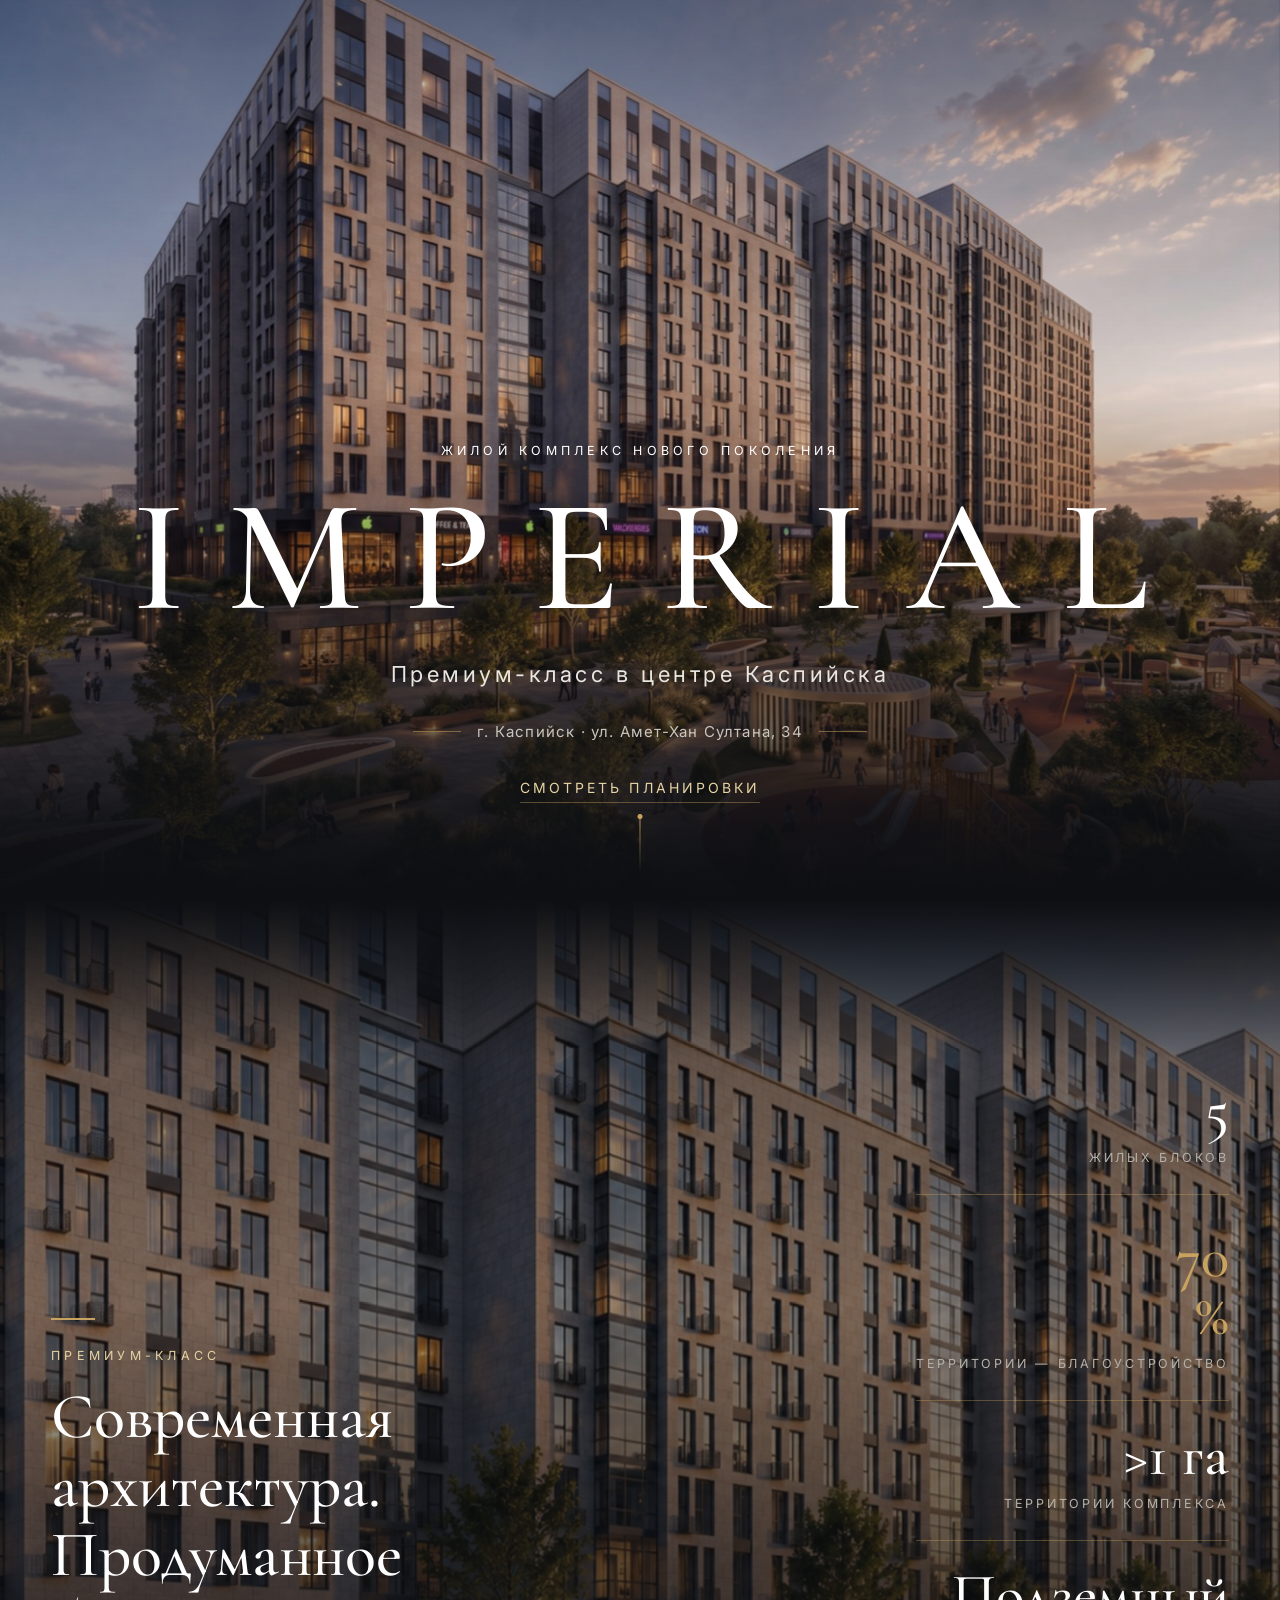
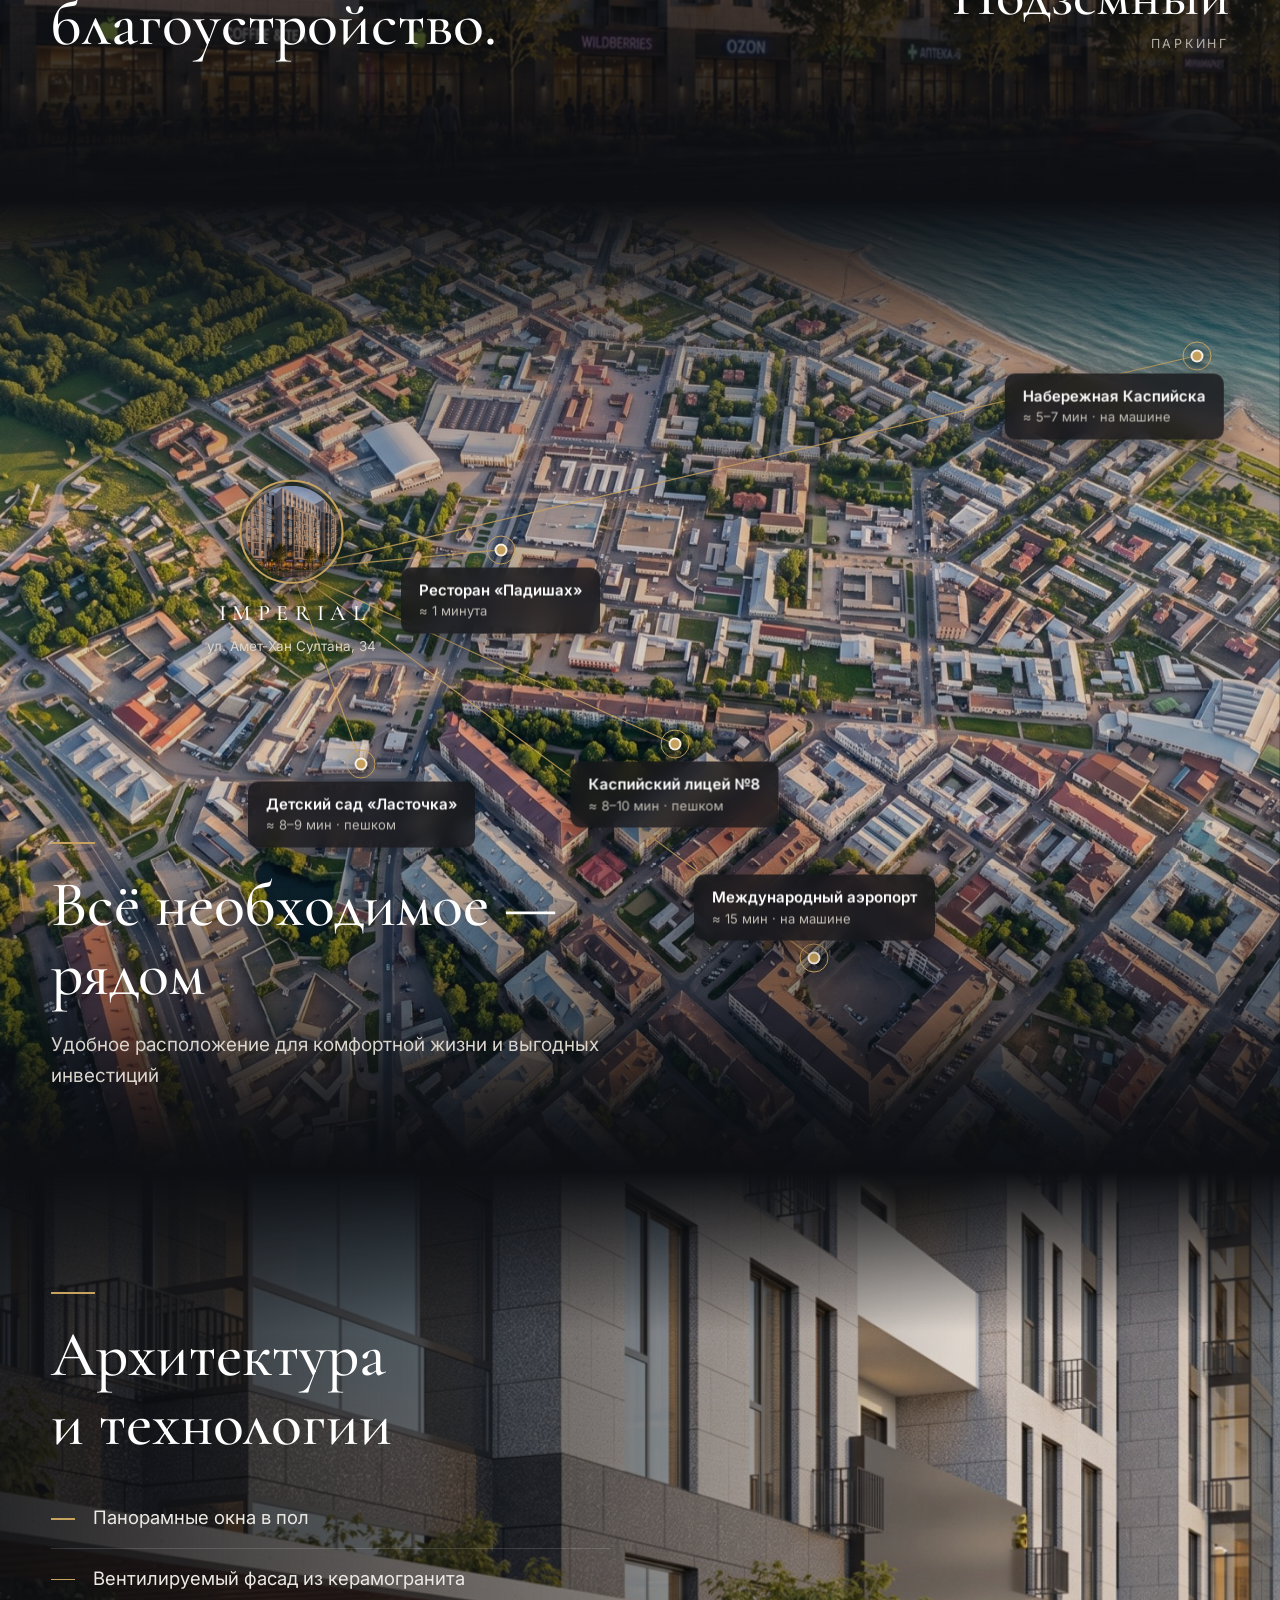
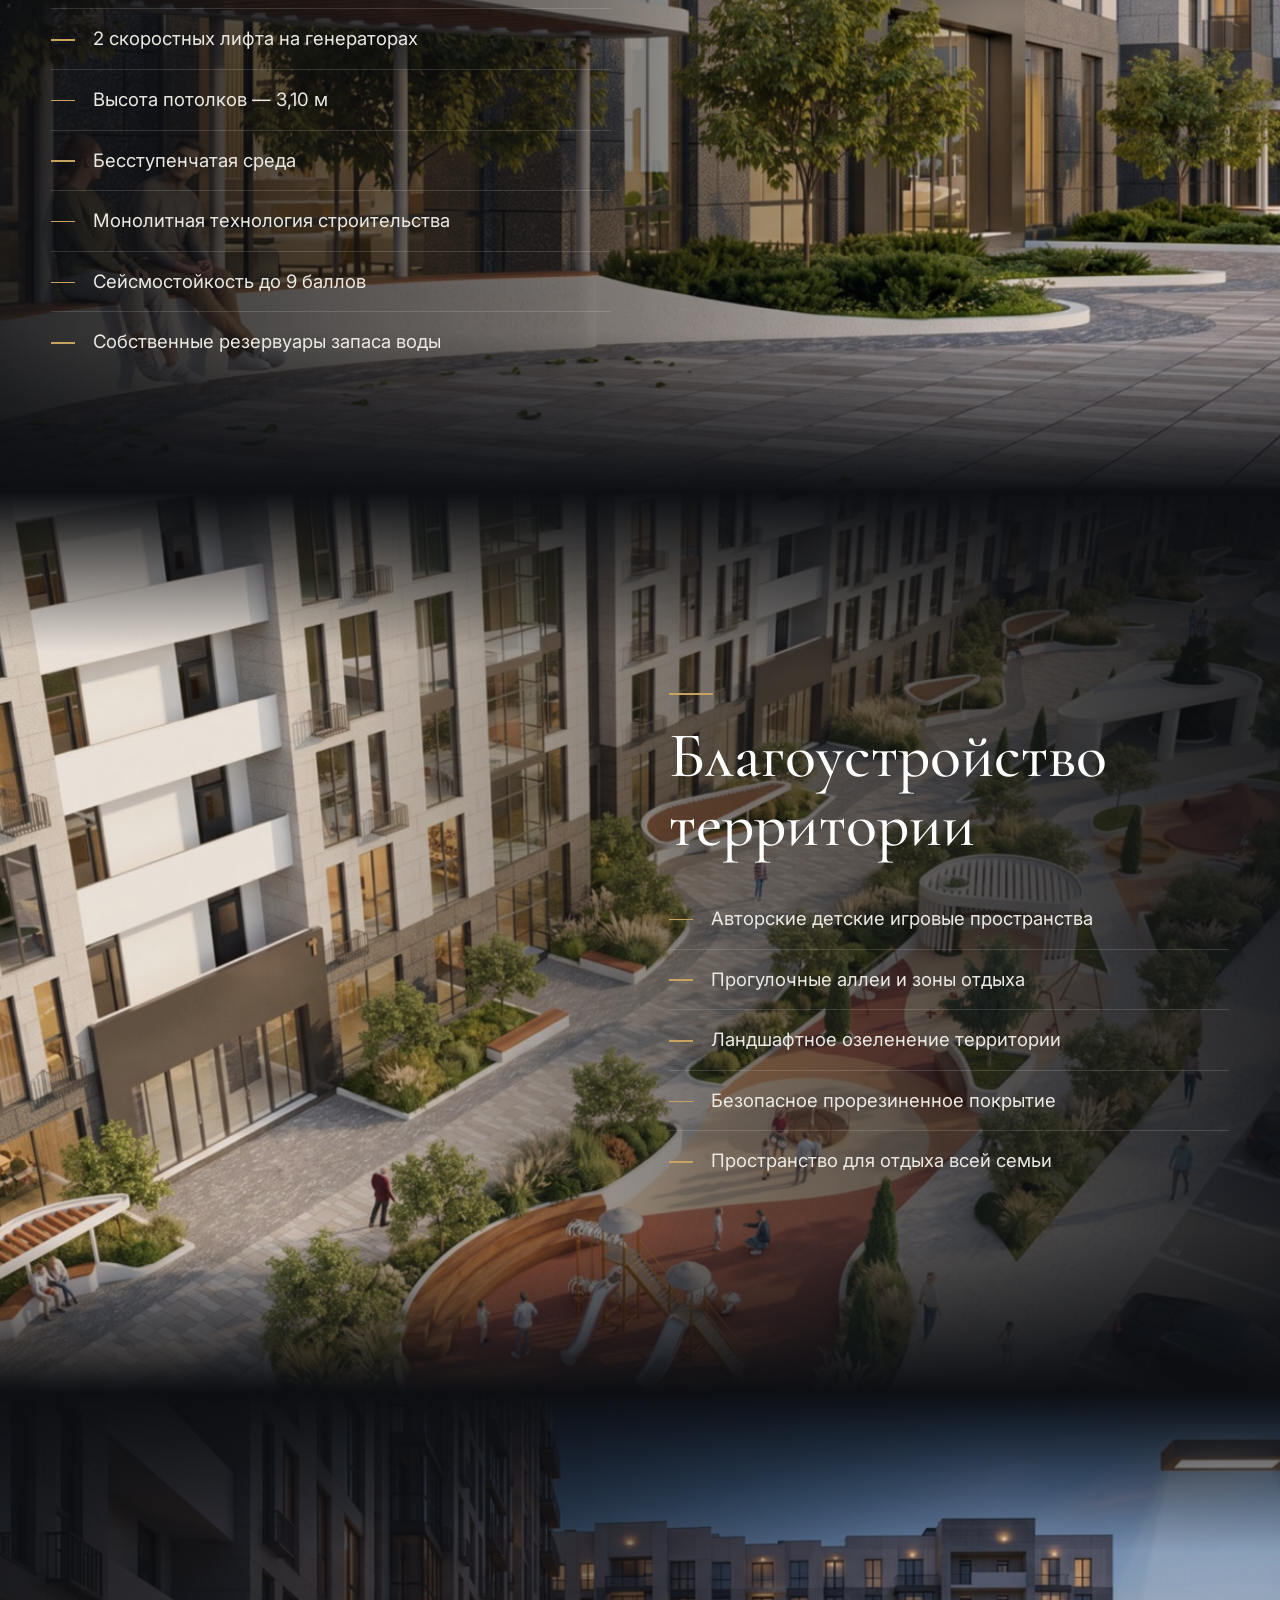
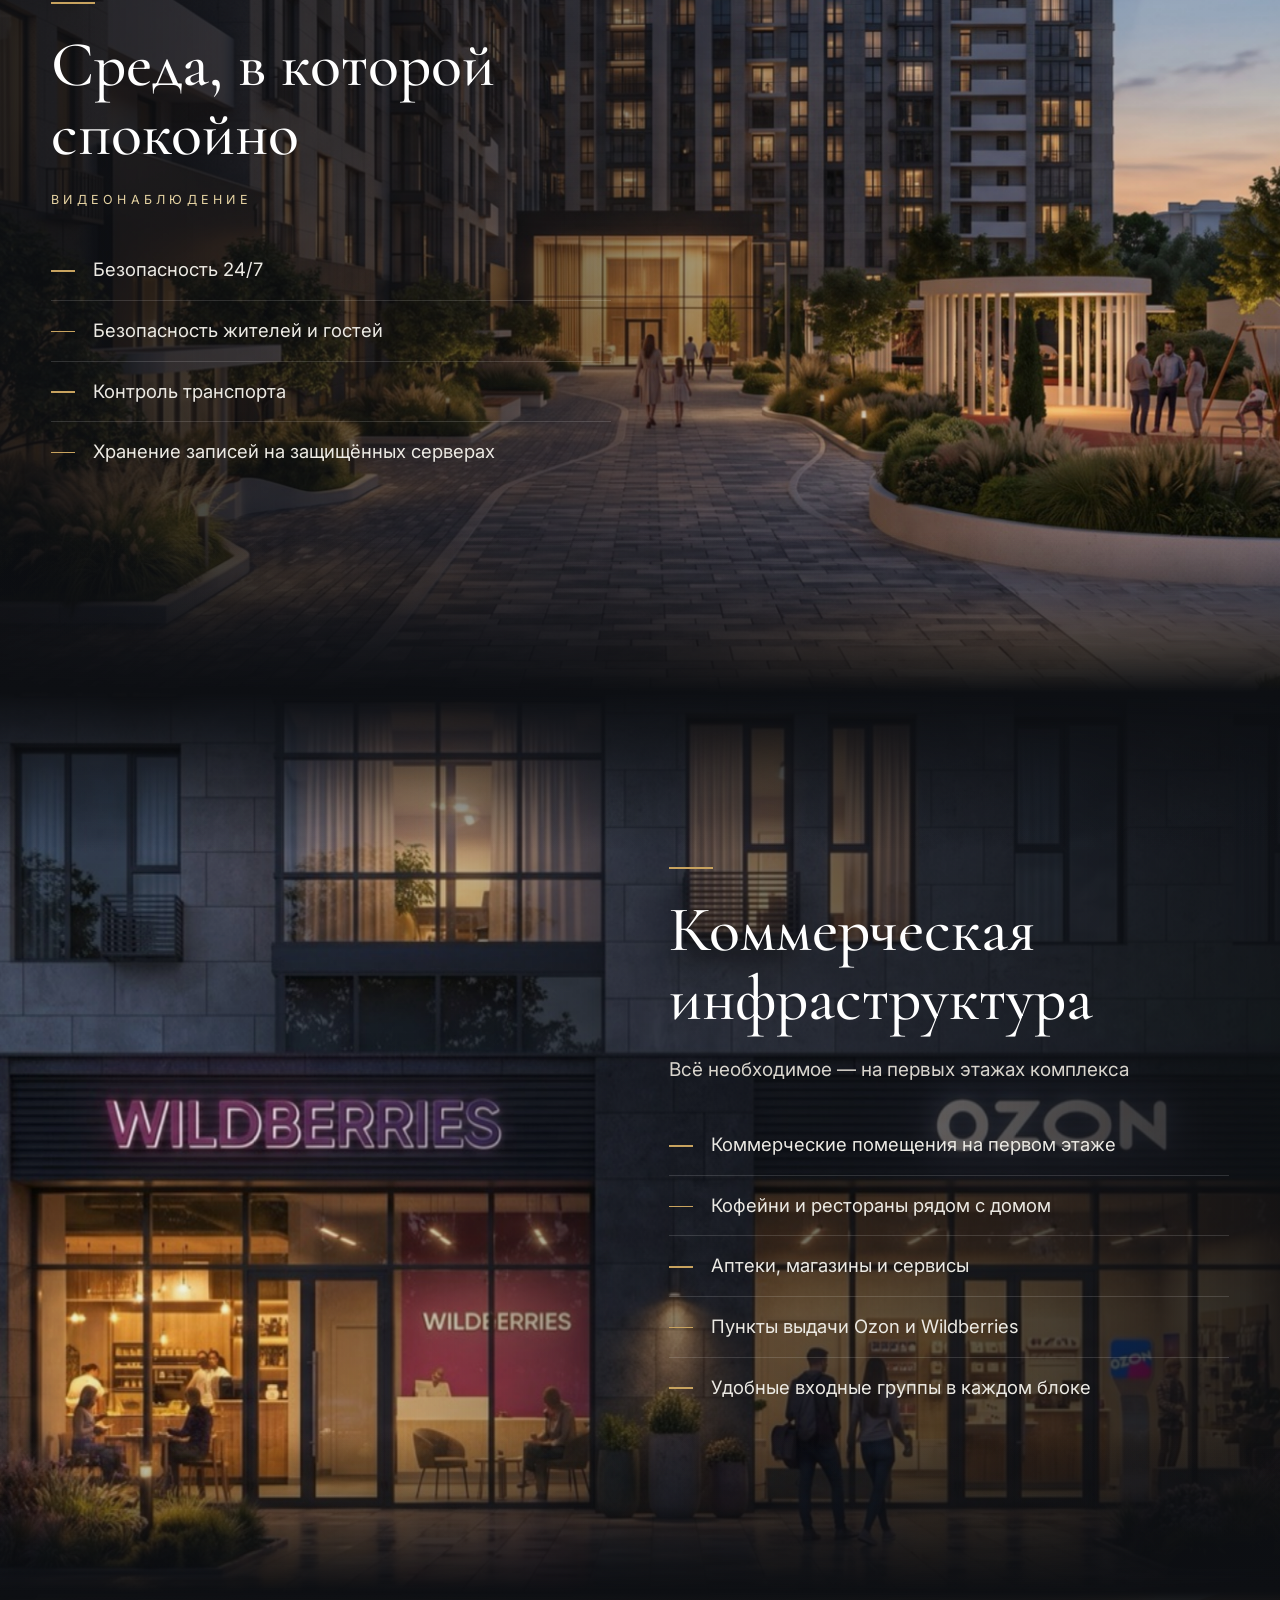
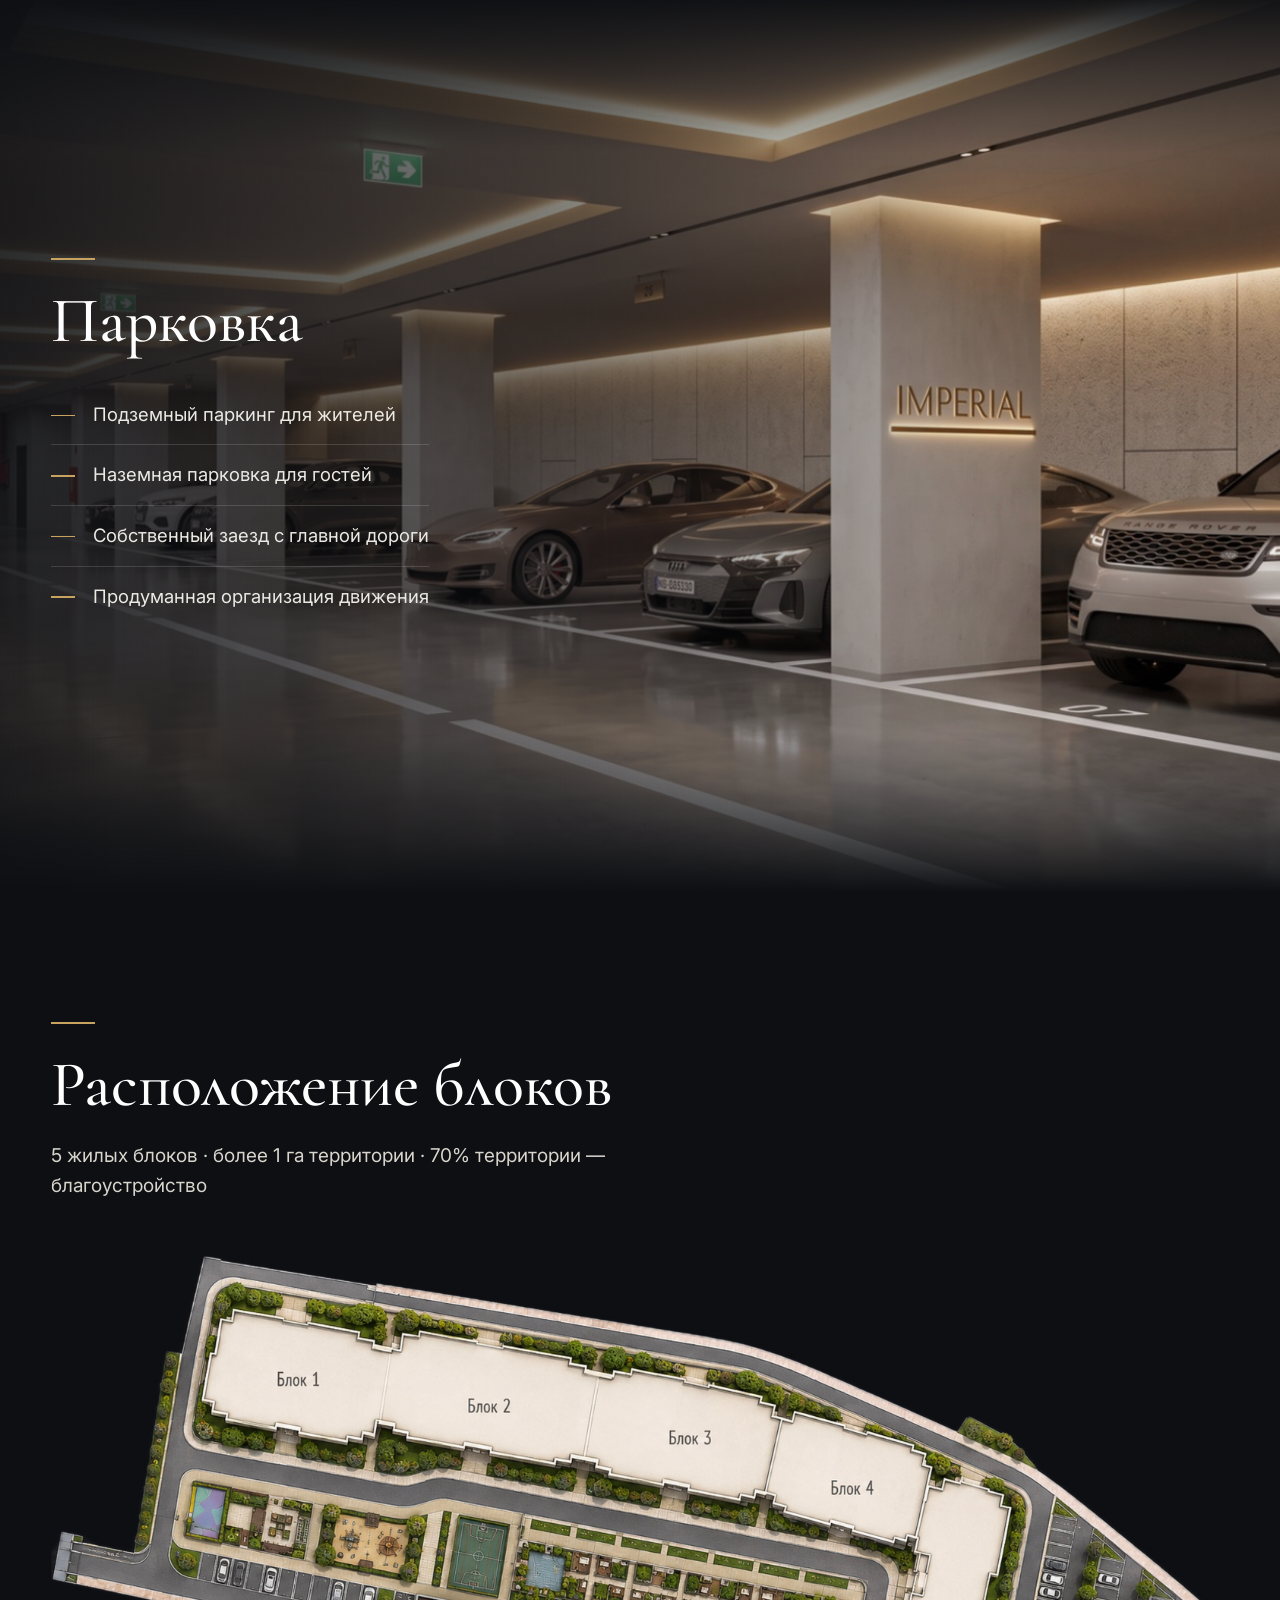
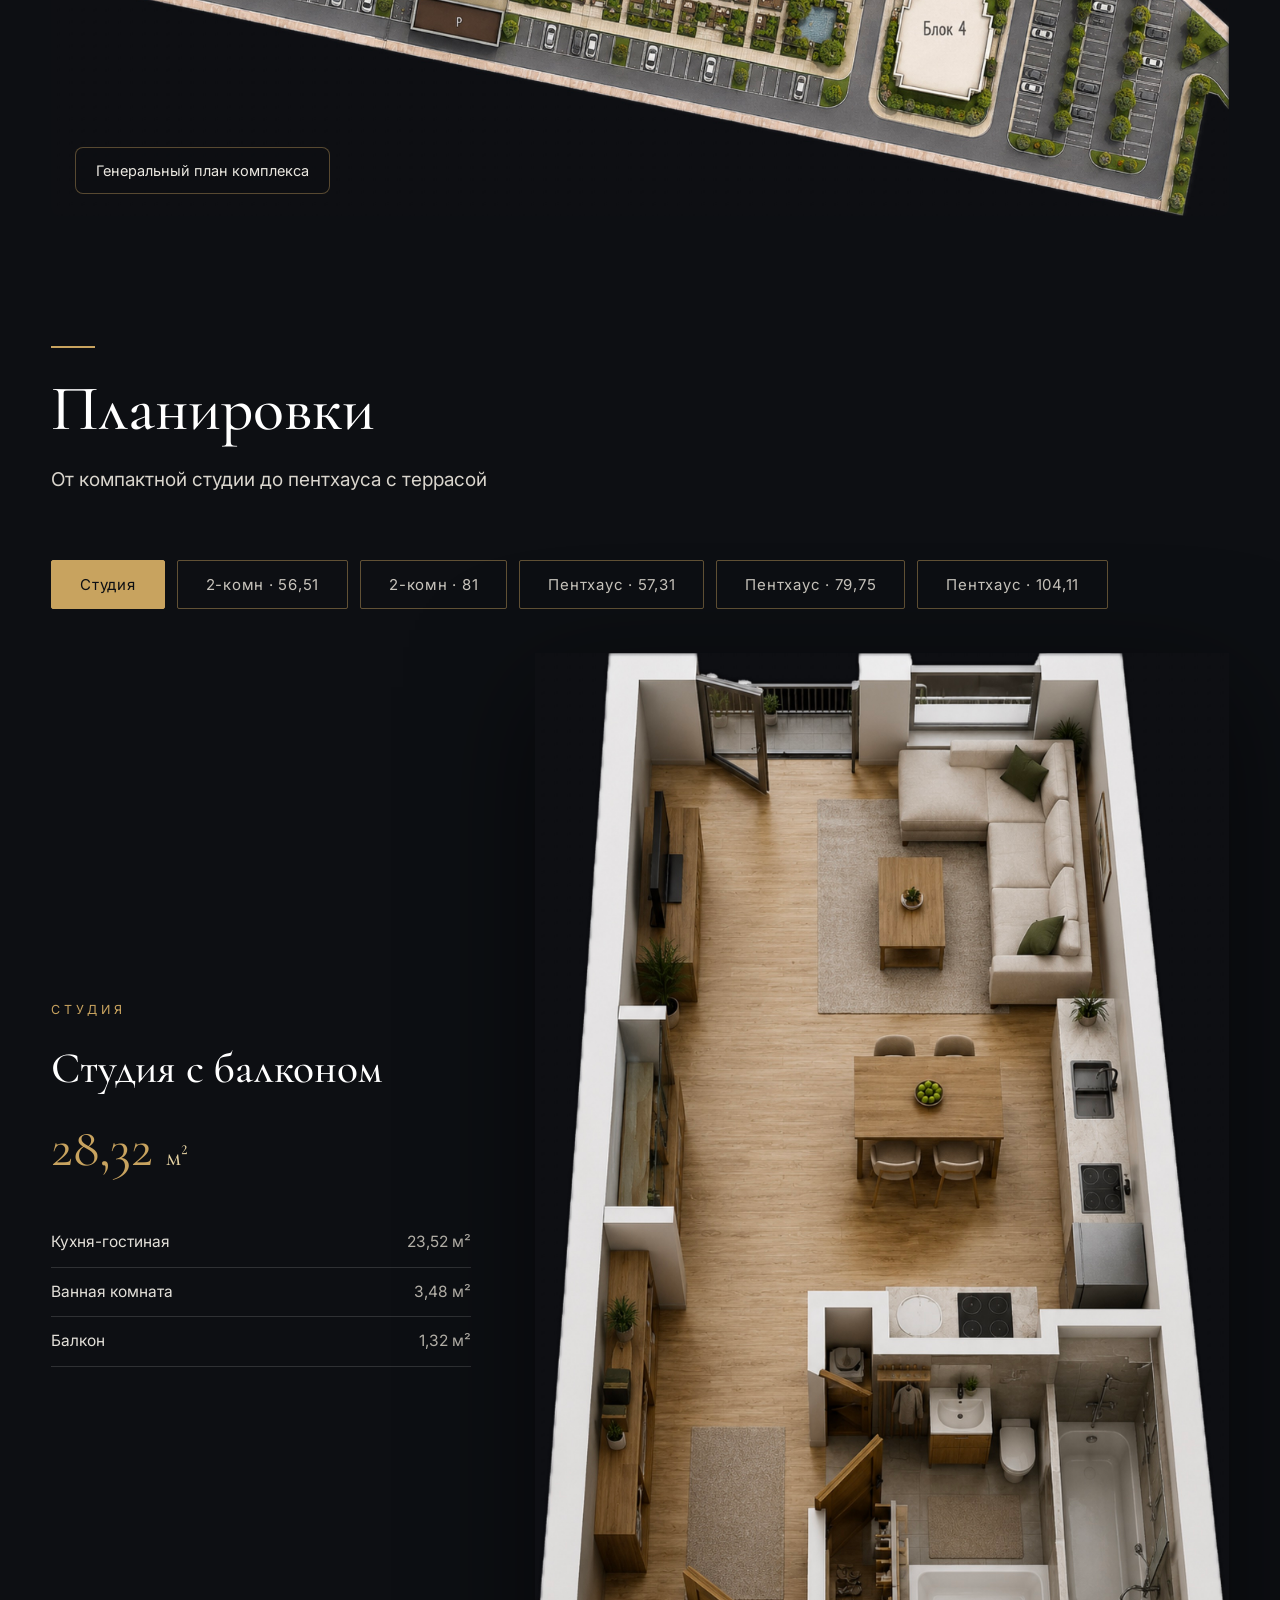
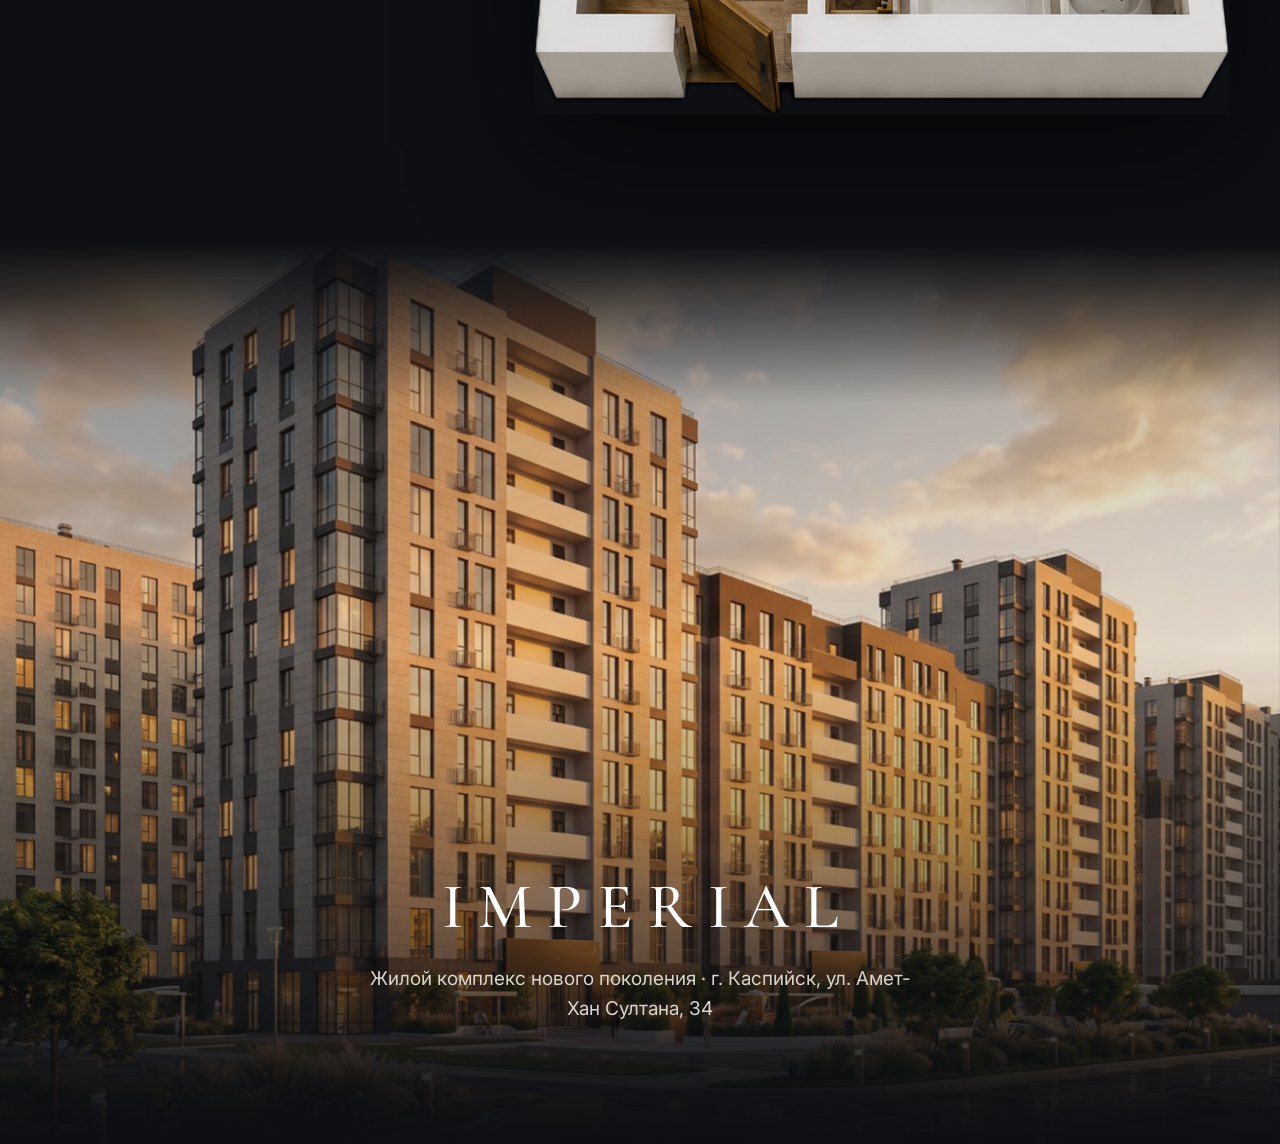
<file: imperial/index.html>
<!DOCTYPE html>
<html lang="ru">
<head>
<meta charset="utf-8">
<meta name="viewport" content="width=device-width, initial-scale=1">
<title>ЖК IMPERIAL — жилой комплекс премиум-класса | Каспийск, ул. Амет-Хан Султана, 34</title>
<meta name="description" content="IMPERIAL — жилой комплекс премиум-класса в центре Каспийска. 5 блоков, подземный паркинг, благоустройство 70% территории. ул. Амет-Хан Султана, 34.">
<style>body{margin:0;background:#0d0f13}</style>
</head>
<body>
<!-- ЖК IMPERIAL — вставьте этот код в блок «Другое → HTML-код» (T123).
     Контент и стили подгружаются с GitHub Pages, обновляются без правок в Тильде. -->
<link rel="preconnect" href="https://fonts.googleapis.com">
<link href="https://fonts.googleapis.com/css2?family=Cormorant+Garamond:wght@500;600&family=Inter:wght@400;500;600&display=swap" rel="stylesheet">
<link href="https://likeahustla.github.io/iWEL/imperial/site.css?v=1" rel="stylesheet">
<div id="twr-mount" style="background:#0d0f13;min-height:100vh"></div>
<script src="https://likeahustla.github.io/iWEL/imperial/app.js?v=1" defer></script>

</body>
</html>
</file>
